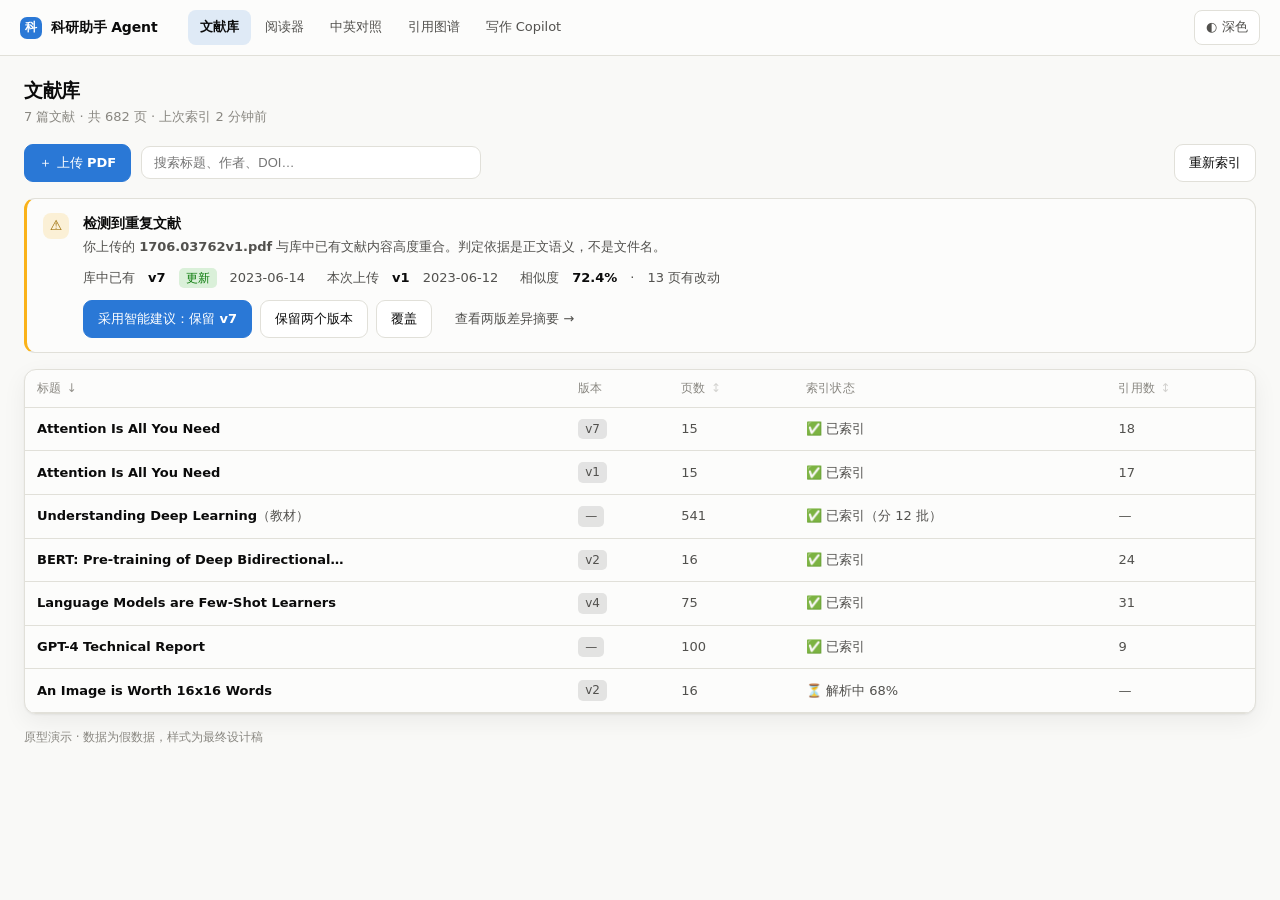
<file: prototype/mockup.html>
<!doctype html>
<html lang="zh-CN" data-theme="light">
<head>
<meta charset="utf-8">
<meta name="viewport" content="width=device-width, initial-scale=1">
<title>科研助手 Agent · 界面原型</title>
<style>
/* ============ 设计令牌 ============
   配色取自经校验的分类色板：3 槽位（蓝/橙/青）在明暗两种模式下
   全配对 CVD 与常视觉分离度均通过。浅色下 aqua 对比度 2.74 < 3:1，
   故所有节点均带直标、排名另设列表视图（relief 规则）。
*/
:root{
  color-scheme: light;
  --surface-0:#f9f9f7;
  --surface-1:#fcfcfb;
  --surface-2:#ffffff;
  --ink-1:#0b0b0b;
  --ink-2:#52514e;
  --ink-3:#898781;
  --hair:#e1e0d9;
  --axis:#c3c2b7;
  --ring:rgba(11,11,11,.10);
  --s1:#2a78d6;
  --s2:#eb6834;
  --s3:#1baf7a;
  --warn:#fab219;
  --crit:#d03b3b;
  --good:#0ca30c;
  --wash:rgba(42,120,214,.14);
  --shadow:0 1px 2px rgba(11,11,11,.05), 0 8px 24px rgba(11,11,11,.06);
}
[data-theme="dark"]{
  color-scheme: dark;
  --surface-0:#0d0d0d;
  --surface-1:#1a1a19;
  --surface-2:#232322;
  --ink-1:#f0efec;
  --ink-2:#c3c2b7;
  --ink-3:#898781;
  --hair:#2c2c2a;
  --axis:#383835;
  --ring:rgba(255,255,255,.10);
  --s1:#3987e5;
  --s2:#d95926;
  --s3:#199e70;
  --wash:rgba(57,135,229,.22);
  --shadow:0 1px 2px rgba(0,0,0,.4), 0 8px 24px rgba(0,0,0,.35);
}

*{box-sizing:border-box}
html,body{height:100%}
body{
  margin:0;
  background:var(--surface-0);
  color:var(--ink-1);
  font:14px/1.55 system-ui,-apple-system,"Segoe UI","Microsoft YaHei",sans-serif;
  -webkit-font-smoothing:antialiased;
  overflow-x:hidden;
}

/* ---- 字号阶梯：只允许 3 档（13 / 14 / 19），微小文字另设 11 一档 ---- */
:root{
  --fs-xs:12px;
  --fs-sm:13px;
  --fs-md:14px;
  --fs-lg:16px;
  --fs-xl:19px;
  --sp-1:4px; --sp-2:8px; --sp-3:12px; --sp-4:16px; --sp-5:24px; --sp-6:32px;
}

/* ---- 焦点可见：键盘用户必须看得见自己在哪 ---- */
:focus-visible{
  outline:2px solid var(--s1);
  outline-offset:2px;
  border-radius:6px;
}
button:focus:not(:focus-visible){outline:none}
/* hidden 属性必须压过 table-row 之类的作者样式 */
[hidden]{display:none !important}

/* 可排序表头：光标 + 静态指示符，排序方向由 aria-sort 驱动 */
th.sortable{cursor:pointer;user-select:none;white-space:nowrap}
th.sortable::after{content:"↕";margin-left:5px;opacity:.35;font-weight:400}
th.sortable[aria-sort="ascending"]::after{content:"↑";opacity:.9}
th.sortable[aria-sort="descending"]::after{content:"↓";opacity:.9}
th.sortable:hover{color:var(--ink-1)}
button{font:inherit;color:inherit;cursor:pointer}
.mono{font-variant-numeric:tabular-nums}

/* ============ 顶栏 ============ */
.appbar{
  height:56px;display:flex;align-items:center;gap:var(--sp-5);
  padding:0 20px;background:var(--surface-1);
  border-bottom:1px solid var(--hair);position:sticky;top:0;z-index:20;
}
.brand{display:flex;align-items:center;gap:9px;font-weight:650;letter-spacing:-.01em;white-space:nowrap;flex:none}
.brand .dot{width:22px;height:22px;border-radius:7px;background:var(--s1);
  display:grid;place-items:center;color:#fff;font-size:var(--fs-xs);font-weight:700}
nav{display:flex;gap:2px;margin-left:6px}
nav button{
  border:0;background:none;padding:7px var(--sp-3);border-radius:8px;
  color:var(--ink-2);font-size:var(--fs-sm);white-space:nowrap;flex:none;
}
nav button:hover{background:var(--ring)}
nav button[aria-selected="true"]{background:var(--wash);color:var(--ink-1);font-weight:600}
.spacer{flex:1}
.iconbtn{
  border:1px solid var(--hair);background:var(--surface-2);border-radius:8px;
  padding:6px 11px;font-size:var(--fs-sm);color:var(--ink-2);
  display:inline-flex;align-items:center;gap:5px;white-space:nowrap;flex:none;
}
.iconbtn:hover{border-color:var(--axis)}

/* ============ 视图 ============ */
.view{display:none;padding:20px 24px 32px}
.view.active{display:block}
.view.fill{height:calc(100vh - 56px);display:none;padding:16px 20px}
.view.fill.active{display:block}

h1{font-size:var(--fs-xl);margin:0 0 2px;letter-spacing:-.015em}
.sub{color:var(--ink-3);font-size:var(--fs-sm);margin:0 0 16px}

.card{
  background:var(--surface-1);border:1px solid var(--hair);
  border-radius:12px;box-shadow:var(--shadow);
}
.pad{padding:16px}

/* ============ 文献库 ============ */
.toolbar{display:flex;gap:10px;align-items:center;margin-bottom:16px}
.btn{
  border:1px solid var(--hair);background:var(--surface-2);border-radius:9px;
  padding:var(--sp-2) 14px;font-size:var(--fs-sm);display:inline-flex;gap:7px;align-items:center;
  /* 按钮永远不换行、不被 flex 压窄 —— 否则中文按钮会把最后半个字挤到边框上 */
  white-space:nowrap;flex:none;
}
.btn:hover{border-color:var(--axis)}
.btn.primary{background:var(--s1);border-color:var(--s1);color:#fff;font-weight:560}
.btn.primary:hover{filter:brightness(1.06)}
.btn.ghost{background:none;border-color:transparent;color:var(--ink-2)}
.search{
  flex:1;max-width:340px;border:1px solid var(--hair);background:var(--surface-2);
  border-radius:9px;padding:var(--sp-2) var(--sp-3);font-size:var(--fs-sm);color:var(--ink-1);
}

.alert{
  border:1px solid var(--hair);border-left:3px solid var(--warn);
  border-radius:11px;background:var(--surface-1);padding:14px var(--sp-4);margin-bottom:var(--sp-4);
  display:flex;gap:14px;align-items:flex-start;
}
.alert .ic{
  width:26px;height:26px;border-radius:8px;flex:none;display:grid;place-items:center;
  background:rgba(250,178,25,.16);color:#9a6b00;font-size:var(--fs-md);
}
[data-theme="dark"] .alert .ic{color:var(--warn)}
.alert h3{margin:0 0 3px;font-size:var(--fs-md);font-weight:640}
.alert p{margin:0;color:var(--ink-2);font-size:var(--fs-sm)}
.alert .cmp{
  display:flex;gap:22px;margin:10px 0 var(--sp-3);font-size:var(--fs-sm);color:var(--ink-2);
}
.alert .cmp b{color:var(--ink-1);font-weight:600}
.chip{
  display:inline-block;padding:1px 7px;border-radius:5px;font-size:var(--fs-xs);
  background:var(--ring);color:var(--ink-2);font-variant-numeric:tabular-nums;
}
.chip.newer{background:rgba(12,163,12,.14);color:#0a7a0a}
[data-theme="dark"] .chip.newer{color:var(--good)}

table{width:100%;border-collapse:collapse;font-size:var(--fs-sm)}
th{
  text-align:left;font-weight:560;color:var(--ink-3);font-size:var(--fs-xs);
  letter-spacing:.02em;padding:9px var(--sp-3);border-bottom:1px solid var(--hair);
}
td{padding:11px var(--sp-3);border-bottom:1px solid var(--hair);color:var(--ink-2)}
tr:last-child td{border-bottom:0}
td b{color:var(--ink-1);font-weight:560}
tbody tr:hover{background:var(--ring)}

/* ============ 阅读器 ============ */
.reader{height:100%;display:grid;grid-template-columns:216px minmax(0,1fr) 384px;gap:14px}

.outline{padding:14px 10px;overflow:auto}
.outline .h{font-size:var(--fs-xs);color:var(--ink-3);letter-spacing:.04em;padding:0 8px 8px}
.outline a{
  display:block;padding:5px var(--sp-2);border-radius:7px;color:var(--ink-2);
  text-decoration:none;font-size:var(--fs-sm);line-height:1.35;
  /* 长章节名一律单行省略，目录栏不因某个标题换行而参差 */
  white-space:nowrap;overflow:hidden;text-overflow:ellipsis;
}
.outline a:hover{background:var(--ring);color:var(--ink-1)}
.outline a.on{background:var(--wash);color:var(--ink-1);font-weight:560}
.outline a.l2{padding-left:18px;font-size:var(--fs-xs)}

.page-wrap{overflow:auto;display:flex;justify-content:center;padding:14px}
.page{
  background:var(--surface-2);border:1px solid var(--hair);border-radius:6px;
  box-shadow:var(--shadow);width:100%;max-width:560px;padding:34px 30px;
  font-size:var(--fs-xs);line-height:1.62;color:#3a3a38;font-family:Georgia,"Times New Roman",serif;
}
[data-theme="dark"] .page{color:#d8d6cd}
.page .cols{column-count:2;column-gap:22px;text-align:justify;hyphens:auto}
.page h4{
  column-span:all;font-size:var(--fs-sm);margin:0 0 10px;letter-spacing:-.01em;
  font-family:system-ui,sans-serif;
}
.page em{font-style:italic}
mark{
  background:var(--wash);color:inherit;padding:1px 2px;border-radius:3px;
  outline:1px solid rgba(42,120,214,.35);
}
[data-theme="dark"] mark{outline-color:rgba(57,135,229,.5)}
.pgmark{
  float:right;font-size:var(--fs-xs);color:var(--ink-3);font-family:system-ui;
  border:1px solid var(--hair);border-radius:5px;padding:0 6px;
}

.ai{display:flex;flex-direction:column;overflow:hidden}
.ai .head{
  padding:13px 15px;border-bottom:1px solid var(--hair);display:flex;
  align-items:center;gap:var(--sp-2);font-weight:600;font-size:var(--fs-sm);
}
.ai .body{flex:1;overflow:auto;padding:14px;display:flex;flex-direction:column;gap:12px}
.q{align-self:flex-end;background:var(--wash);border-radius:11px 11px 3px 11px;
  padding:9px var(--sp-3);font-size:var(--fs-sm);max-width:88%}
.a{font-size:var(--fs-sm);line-height:1.6}
.a .think{
  font-size:var(--fs-xs);color:var(--ink-3);border-left:2px solid var(--hair);
  padding-left:9px;margin-bottom:var(--sp-2);font-variant-numeric:tabular-nums;
}
.cite{
  margin-top:10px;border:1px solid var(--hair);border-radius:10px;
  background:var(--surface-2);padding:10px var(--sp-3);
}
.cite .top{display:flex;align-items:center;gap:var(--sp-2);margin-bottom:6px}
.cite .pg{
  font-size:var(--fs-xs);font-weight:620;color:var(--s1);
  border:1px solid var(--s1);border-radius:5px;padding:0 6px;
}
.cite .sec{font-size:var(--fs-xs);color:var(--ink-3)}
.cite .quote{display:block;font-size:var(--fs-xs);color:var(--ink-2);line-height:1.5;
  font-family:Georgia,serif;font-style:italic}
.cite .go{
  margin-top:var(--sp-2);border:0;background:none;color:var(--s1);font-size:var(--fs-xs);
  padding:0;font-weight:560;
}
.cite .go:hover{text-decoration:underline}
.ai .foot{border-top:1px solid var(--hair);padding:11px}
.composer{
  display:flex;gap:var(--sp-2);align-items:center;border:1px solid var(--hair);
  border-radius:10px;padding:7px 9px;background:var(--surface-2);
}
.composer input{flex:1;border:0;background:none;outline:none;font:inherit;font-size:var(--fs-sm);color:var(--ink-1)}
.composer .send{width:26px;height:26px;border-radius:7px;border:0;background:var(--s1);color:#fff;
  display:grid;place-items:center;font-size:var(--fs-sm)}

/* ============ 中英对照 ============ */
.compare{height:100%;display:grid;grid-template-rows:auto 1fr;gap:12px}
.compare .bar{display:flex;align-items:center;gap:12px}
.split{display:grid;grid-template-columns:1fr 1fr;gap:var(--sp-3);overflow:hidden}
.pane{overflow:auto;padding:22px var(--sp-5);font-size:var(--fs-sm);line-height:1.75}
.pane.en{font-family:Georgia,serif;color:#3a3a38}
[data-theme="dark"] .pane.en{color:#d8d6cd}
.pane h5{font-size:var(--fs-xs);color:var(--ink-3);letter-spacing:.05em;margin:0 0 var(--sp-3);font-family:system-ui}
.pane p{margin:0 0 11px}
.pane .keep{color:var(--ink-3);font-size:var(--fs-xs)}
.syncbar{
  display:flex;align-items:center;gap:10px;font-size:var(--fs-xs);color:var(--ink-3);
  padding:var(--sp-2) var(--sp-3);border-top:1px solid var(--hair);
}
.track{flex:1;height:3px;background:var(--hair);border-radius:2px;position:relative}
.track i{position:absolute;left:38%;width:22%;height:100%;background:var(--s1);border-radius:2px}

/* ============ 图谱 ============ */
.graphwrap{display:grid;grid-template-columns:minmax(0,1fr) 340px;gap:14px;height:100%}
.gstage{padding:var(--sp-2);display:flex;flex-direction:column}
.gstage .h{display:flex;flex-wrap:wrap;align-items:center;gap:6px 14px;padding:var(--sp-2) var(--sp-3) 0;font-size:var(--fs-xs);color:var(--ink-3)}
.gstage .h > span:first-child{white-space:nowrap}
/* 图例：条目永不断词，装不下就整条换行 */
.legend{display:flex;flex-wrap:wrap;gap:6px 14px;align-items:center}
.legend span{display:inline-flex;align-items:center;gap:6px;font-size:var(--fs-xs);color:var(--ink-2);white-space:nowrap}
.legend i{width:10px;height:10px;border-radius:50%;display:inline-block}
svg{width:100%;height:auto;display:block}
.edge{stroke:var(--axis);stroke-width:1;opacity:.5}
.node{stroke:var(--surface-1);stroke-width:2}
.nlabel{font-size:var(--fs-xs);fill:var(--ink-2);font-family:system-ui}
.nlabel.strong{fill:var(--ink-1);font-weight:600}

.side{display:flex;flex-direction:column;gap:14px;overflow:auto}
.rank{padding:14px}
.rank h4{margin:0 0 3px;font-size:var(--fs-sm)}
.rank .note{font-size:var(--fs-xs);color:var(--ink-3);margin:0 0 12px}
.bars{display:flex;flex-direction:column;gap:11px}
.bar-row{display:grid;grid-template-columns:1fr auto;grid-template-areas:"nm val" "bar bar";gap:3px 10px}
.bar-row .nm{grid-area:nm;font-size:var(--fs-xs);color:var(--ink-2);overflow:hidden;text-overflow:ellipsis;white-space:nowrap}
.bar-row .nm b{color:var(--ink-1);font-weight:560}
.bartrack{grid-area:bar;height:9px;background:var(--hair);border-radius:4.5px;overflow:hidden}
.barfill{height:100%;background:var(--s1);border-radius:0 4px 4px 0}
.bar-val{grid-area:val;font-size:var(--fs-xs);color:var(--ink-2);font-variant-numeric:tabular-nums;text-align:right}

/* ============ Copilot ============ */
.copilot{display:grid;grid-template-columns:1fr 1fr;gap:14px;height:100%}
.copilot .col{overflow:auto;padding:16px}
.docline{height:9px;border-radius:4px;background:var(--hair);margin:7px 0}
.docline.w80{width:80%}.docline.w60{width:60%}.docline.w90{width:90%}.docline.w45{width:45%}
.docline.t{height:13px;background:var(--axis)}
/* 进行中指示：唯一的动画，且尊重 prefers-reduced-motion */
.dot-load{width:7px;height:7px;border-radius:50%;background:var(--s1);animation:pulse 1.1s ease-in-out infinite;flex:none}
@keyframes pulse{0%,100%{opacity:.25}50%{opacity:1}}
@media (prefers-reduced-motion:reduce){
  .dot-load{animation:none;opacity:.8}
  *{transition:none !important}
}
.figure{border:1px solid var(--hair);border-radius:9px;padding:14px;background:var(--surface-2)}
.caption{font-size:var(--fs-xs);color:var(--ink-3);margin-top:10px;line-height:1.5}

.footer-note{font-size:var(--fs-xs);color:var(--ink-3);margin-top:14px}

/* 表格横向滚动容器：窄屏下不挤压列宽 */
.table-wrap{overflow-x:auto}
.table-wrap table{min-width:640px}

/* ============ 响应式：320 → 767 → 1023 → 1180+ ============ */
@media (max-width:1180px){
  .reader{grid-template-columns:188px minmax(0,1fr) 328px}
  .graphwrap{grid-template-columns:minmax(0,1fr) 296px}
}
@media (max-width:1023px){
  .view.fill{height:auto;min-height:calc(100vh - 56px)}
  .reader{grid-template-columns:minmax(0,1fr)}
  .outline{display:none}
  .ai{min-height:420px}
  .graphwrap{grid-template-columns:minmax(0,1fr)}
  .side{max-height:none}
  .copilot{grid-template-columns:minmax(0,1fr)}
  .split{grid-template-columns:minmax(0,1fr)}
  .pane{max-height:52vh}
}
@media (max-width:767px){
  .appbar{padding:0 10px;gap:8px}
  /* 窄屏：品牌只留 logo，导航横向滚动而不是折行 */
  .brand .name{display:none}
  nav{
    gap:0;margin-left:0;flex:1 1 auto;min-width:0;
    overflow-x:auto;scrollbar-width:none;-ms-overflow-style:none;
  }
  nav::-webkit-scrollbar{display:none}
  nav button{padding:6px 9px;font-size:var(--fs-xs)}
  .iconbtn{padding:6px 8px}
  .iconbtn .lbl{display:none}
  .view{padding:16px 12px 24px}
  .view.fill{padding:12px}
  .toolbar{flex-wrap:wrap}
  .search{flex:1 1 100%;max-width:none;order:3}
  .alert{flex-direction:column}
  .alert .cmp{flex-direction:column;gap:6px}
  h1{font-size:var(--fs-lg)}
  .page{padding:22px 16px}
  .page .cols{column-count:1}
}
</style>
</head>
<body>

<header class="appbar">
  <div class="brand"><span class="dot" aria-hidden="true">科</span><span class="name">科研助手 Agent</span></div>
  <nav id="nav" role="tablist" aria-label="功能视图">
    <button data-v="library" role="tab" aria-controls="view-library" aria-selected="true">文献库</button>
    <button data-v="reader" role="tab" aria-controls="view-reader" aria-selected="false">阅读器</button>
    <button data-v="compare" role="tab" aria-controls="view-compare" aria-selected="false">中英对照</button>
    <button data-v="graph" role="tab" aria-controls="view-graph" aria-selected="false">引用图谱</button>
    <button data-v="copilot" role="tab" aria-controls="view-copilot" aria-selected="false">写作 Copilot</button>
  </nav>
  <div class="spacer"></div>
  <button class="iconbtn" id="theme" aria-pressed="false" aria-label="切换到深色主题">
    <span class="ic" aria-hidden="true">◐</span><span class="lbl">深色</span>
  </button>
</header>

<!-- ==================== 文献库 ==================== -->
<section class="view active" id="view-library" role="tabpanel" aria-label="文献库">
  <h1>文献库</h1>
  <p class="sub">7 篇文献 · 共 682 页 · 上次索引 2 分钟前</p>

  <div class="toolbar">
    <button class="btn primary">＋ 上传 PDF</button>
    <input class="search" type="search" aria-label="搜索文献标题、作者或 DOI" placeholder="搜索标题、作者、DOI…">
    <div class="spacer"></div>
    <button class="btn">重新索引</button>
  </div>

  <div class="alert">
    <div class="ic">⚠</div>
    <div>
      <h3>检测到重复文献</h3>
      <p>你上传的 <b>1706.03762v1.pdf</b> 与库中已有文献内容高度重合。判定依据是正文语义，不是文件名。</p>
      <div class="cmp">
        <div>库中已有　<b>v7</b>　<span class="chip newer">更新</span>　2023-06-14</div>
        <div>本次上传　<b>v1</b>　2023-06-12</div>
        <div>相似度　<b class="mono">72.4%</b>　·　13 页有改动</div>
      </div>
      <div style="display:flex;gap:var(--sp-2)">
        <button class="btn primary">采用智能建议：保留 v7</button>
        <button class="btn">保留两个版本</button>
        <button class="btn">覆盖</button>
        <button class="btn ghost">查看两版差异摘要 →</button>
      </div>
    </div>
  </div>

  <div class="card table-wrap">
    <table>
      <thead>
        <tr>
          <th class="sortable" style="width:44%" aria-sort="descending">标题</th>
          <th>版本</th>
          <th class="sortable" aria-sort="none">页数</th>
          <th>索引状态</th>
          <th class="sortable" aria-sort="none">引用数</th>
        </tr>
      </thead>
      <tbody id="rows">
        <tr><td><b>Attention Is All You Need</b></td><td><span class="chip">v7</span></td><td class="mono">15</td><td>✅ 已索引</td><td class="mono">18</td></tr>
        <tr><td><b>Attention Is All You Need</b></td><td><span class="chip">v1</span></td><td class="mono">15</td><td>✅ 已索引</td><td class="mono">17</td></tr>
        <tr><td><b>Understanding Deep Learning</b>（教材）</td><td><span class="chip">—</span></td><td class="mono">541</td><td>✅ 已索引（分 12 批）</td><td class="mono">—</td></tr>
        <tr><td><b>BERT: Pre-training of Deep Bidirectional…</b></td><td><span class="chip">v2</span></td><td class="mono">16</td><td>✅ 已索引</td><td class="mono">24</td></tr>
        <tr><td><b>Language Models are Few-Shot Learners</b></td><td><span class="chip">v4</span></td><td class="mono">75</td><td>✅ 已索引</td><td class="mono">31</td></tr>
        <tr><td><b>GPT-4 Technical Report</b></td><td><span class="chip">—</span></td><td class="mono">100</td><td>✅ 已索引</td><td class="mono">9</td></tr>
        <tr><td><b>An Image is Worth 16x16 Words</b></td><td><span class="chip">v2</span></td><td class="mono">16</td><td>⏳ 解析中 68%</td><td class="mono">—</td></tr>
        <tr id="empty-row" hidden>
          <td colspan="5" style="text-align:center;padding:38px var(--sp-3)">
            <div style="font-size:var(--fs-sm);color:var(--ink-1);font-weight:560;margin-bottom:var(--sp-1)">没有匹配的文献</div>
            <div style="font-size:var(--fs-xs);color:var(--ink-3);margin-bottom:var(--sp-3)">换个关键词，或直接上传一篇新的 PDF</div>
            <button class="btn primary">＋ 上传 PDF</button>
          </td>
        </tr>
      </tbody>
    </table>
  </div>
  <p class="footer-note">原型演示 · 数据为假数据，样式为最终设计稿</p>
</section>

<!-- ==================== 阅读器 ==================== -->
<section class="view fill" id="view-reader" role="tabpanel" aria-label="阅读器">
  <div class="reader">
    <aside class="card outline">
      <div class="h">目录</div>
      <a href="#">1　Introduction</a>
      <a href="#">2　Background</a>
      <a href="#" class="l2">2.1　Prior Work</a>
      <a href="#">3　Model Architecture</a>
      <a href="#" class="l2">3.1　Encoder and Decoder Stacks</a>
      <a href="#" class="l2 on">3.2　Attention</a>
      <a href="#" class="l2">3.3　Position-wise FFN</a>
      <a href="#" class="l2">3.4　Embeddings</a>
      <a href="#" class="l2">3.5　Positional Encoding</a>
      <a href="#">4　Why Self-Attention</a>
      <a href="#">5　Training</a>
      <a href="#" class="l2">5.1　Training Data</a>
      <a href="#" class="l2">5.2　Hardware and Schedule</a>
      <a href="#">6　Results</a>
      <a href="#">7　Conclusion</a>
      <a href="#">References</a>
    </aside>

    <div class="card page-wrap">
      <div class="page">
        <span class="pgmark">p.3 / 15</span>
        <h4>3.2.1　Scaled Dot-Product Attention</h4>
        <div class="cols">
          <p>We call our particular attention "Scaled Dot-Product Attention" (Figure 2). The input
          consists of queries and keys of dimension <em>d<sub>k</sub></em>, and values of dimension
          <em>d<sub>v</sub></em>. We compute the dot products of the query with all keys, divide each
          by √<em>d<sub>k</sub></em>, and apply a softmax function to obtain the weights on the values.</p>

          <p>In practice, we compute the attention function on a set of queries simultaneously,
          packed together into a matrix <em>Q</em>. The keys and values are also packed together into
          matrices <em>K</em> and <em>V</em>. We compute the matrix of outputs as:</p>

          <p style="text-align:center"><em>Attention(Q, K, V) = softmax(QK<sup>T</sup> / √d<sub>k</sub>) V</em>　(1)</p>

          <p>The two most commonly used attention functions are additive attention, and dot-product
          (multiplicative) attention. Dot-product attention is identical to our algorithm, except for
          the scaling factor of 1/√<em>d<sub>k</sub></em>. Additive attention computes the compatibility
          function using a feed-forward network with a single hidden layer.</p>

          <p>While for small values of <em>d<sub>k</sub></em> the two mechanisms perform similarly,
          additive attention outperforms dot product attention without scaling for larger values of
          <em>d<sub>k</sub></em>. <mark>We suspect that for large values of d<sub>k</sub>, the dot products
          grow large in magnitude, pushing the softmax function into regions where it has extremely
          small gradients.</mark> To counteract this effect, we scale the dot products by 1/√<em>d<sub>k</sub></em>.</p>

          <p>We use the Adam optimizer with β<sub>1</sub> = 0.9, β<sub>2</sub> = 0.98 and ε = 10<sup>−9</sup>.
          We varied the learning rate over the course of training, according to the formula…</p>
        </div>
      </div>
    </div>

    <aside class="card ai">
      <div class="head">✦ 论文问答 <span class="chip">已溯源</span></div>
      <div class="body">
        <div class="q">为什么点积注意力要除以 √dk？</div>
        <div class="a">
          <div class="think">检索 3 个片段 · 重排 · 生成 1.2s</div>
          当 <em>d<sub>k</sub></em> 较大时，点积的数值会变得很大，把 softmax 推进梯度极小的区域，
          导致训练困难。除以 √<em>d<sub>k</sub></em> 正是为了抵消这一效应。
          <div class="cite">
            <div class="top">
              <span class="pg">p.3</span>
              <span class="sec">§3.2.1 Scaled Dot-Product Attention</span>
            </div>
            <div class="quote">"We suspect that for large values of dk, the dot products grow large in magnitude,
              pushing the softmax function into regions where it has extremely small gradients."</div>
            <button class="go">跳转到原文 →</button>
          </div>
        </div>
      </div>
      <div class="foot">
        <div class="composer">
          <input aria-label="向这篇论文提问" placeholder="问这篇论文的任何细节…">
          <button class="send" aria-label="发送问题">↑</button>
        </div>
      </div>
    </aside>
  </div>
</section>

<!-- ==================== 中英对照 ==================== -->
<section class="view fill" id="view-compare" role="tabpanel" aria-label="中英对照">
  <div class="compare">
    <div class="bar">
      <button class="iconbtn">⟳ 关闭对照</button>
      <span class="sub" style="margin:0">同步滚动已开启 · 公式与代码保留英文</span>
      <div class="spacer"></div>
      <button class="iconbtn">导出 Markdown</button>
    </div>
    <div class="split">
      <div class="card pane en">
        <h5>ENGLISH · 原文</h5>
        <p><b>3.2.1 Scaled Dot-Product Attention</b></p>
        <p>We call our particular attention "Scaled Dot-Product Attention" (Figure 2). The input
        consists of queries and keys of dimension <em>dk</em>, and values of dimension <em>dv</em>.
        We compute the dot products of the query with all keys, divide each by √<em>dk</em>, and
        apply a softmax function to obtain the weights on the values.</p>
        <p>In practice, we compute the attention function on a set of queries simultaneously, packed
        together into a matrix <em>Q</em>. The keys and values are also packed together into matrices
        <em>K</em> and <em>V</em>.</p>
        <p><em>Attention(Q, K, V) = softmax(QK<sup>T</sup> / √dk) V</em></p>
        <p>The two most commonly used attention functions are additive attention, and dot-product
        (multiplicative) attention.</p>
      </div>
      <div class="card pane">
        <h5>中文 · 译文</h5>
        <p><b>3.2.1 缩放点积注意力</b></p>
        <p>我们将自己使用的这种注意力称为"缩放点积注意力"（图 2）。其输入由维度为 <em>dk</em> 的
        查询与键，以及维度为 <em>dv</em> 的值构成。我们计算查询与所有键的点积，将每个点积除以
        √<em>dk</em>，再对结果施加 softmax 函数，从而得到各值对应的权重。</p>
        <p>在实践中，我们同时对一组查询计算注意力，并把它们打包成矩阵 <em>Q</em>；键与值同样
        分别打包成矩阵 <em>K</em> 与 <em>V</em>。</p>
        <p><em>Attention(Q, K, V) = softmax(QK<sup>T</sup> / √dk) V</em>
        <span class="keep">（公式保留原式）</span></p>
        <p>最常用的两类注意力函数是加性注意力与点积（乘性）注意力。</p>
      </div>
    </div>
    <div class="card syncbar" style="border-radius:0 0 var(--sp-3) var(--sp-3)">
      <span>同步</span><div class="track"><i></i></div><span class="mono">38%</span>
    </div>
  </div>
</section>

<!-- ==================== 引用图谱 ==================== -->
<section class="view fill" id="view-graph" role="tabpanel" aria-label="引用图谱">
  <div class="graphwrap">
    <div class="card gstage">
      <div class="h">
        <span>20 篇文献 · 37 条引用关系</span>
        <div class="spacer"></div>
        <div class="legend">
          <span><i style="background:var(--s1)"></i>基石论文</span>
          <span><i style="background:var(--s3)"></i>常规文献</span>
          <span><i style="background:var(--s2)"></i>边缘衍生</span>
        </div>
      </div>
      <svg viewBox="0 0 660 440" role="img" aria-label="引用关系网络图">
        <g class="edge">
          <line x1="300" y1="215" x2="420" y2="120"/>
          <line x1="300" y1="215" x2="150" y2="330"/>
          <line x1="300" y1="215" x2="130" y2="170"/>
          <line x1="300" y1="215" x2="430" y2="300"/>
          <line x1="300" y1="215" x2="530" y2="210"/>
          <line x1="300" y1="215" x2="250" y2="400"/>
          <line x1="420" y1="120" x2="470" y2="60"/>
          <line x1="420" y1="120" x2="560" y2="110"/>
          <line x1="420" y1="120" x2="545" y2="300"/>
          <line x1="150" y1="330" x2="95" y2="255"/>
          <line x1="130" y1="170" x2="95" y2="255"/>
          <line x1="430" y1="300" x2="250" y2="400"/>
          <line x1="530" y1="210" x2="545" y2="300"/>
          <line x1="150" y1="330" x2="300" y2="215"/>
          <line x1="560" y1="110" x2="470" y2="60"/>
        </g>

        <circle class="node" cx="300" cy="215" r="30" fill="var(--s1)"/>
        <text class="nlabel strong" x="300" y="261" text-anchor="middle">Attention Is All You Need</text>

        <circle class="node" cx="420" cy="120" r="22" fill="var(--s1)"/>
        <text class="nlabel" x="420" y="154" text-anchor="middle">BERT</text>

        <circle class="node" cx="150" cy="330" r="22" fill="var(--s1)"/>
        <text class="nlabel" x="150" y="364" text-anchor="middle">GPT-3</text>

        <circle class="node" cx="130" cy="170" r="15" fill="var(--s3)"/>
        <text class="nlabel" x="130" y="196" text-anchor="middle">GPT-1</text>

        <circle class="node" cx="95" cy="255" r="15" fill="var(--s3)"/>
        <text class="nlabel" x="95" y="281" text-anchor="middle">GPT-2</text>

        <circle class="node" cx="430" cy="300" r="16" fill="var(--s3)"/>
        <text class="nlabel" x="430" y="327" text-anchor="middle">ViT</text>

        <circle class="node" cx="530" cy="210" r="14" fill="var(--s3)"/>
        <text class="nlabel" x="530" y="235" text-anchor="middle">T5</text>

        <circle class="node" cx="470" cy="60" r="13" fill="var(--s2)"/>
        <text class="nlabel" x="470" y="38" text-anchor="middle">RoBERTa</text>

        <circle class="node" cx="560" cy="110" r="12" fill="var(--s2)"/>
        <text class="nlabel" x="560" y="134" text-anchor="middle">ELECTRA</text>

        <circle class="node" cx="545" cy="300" r="12" fill="var(--s2)"/>
        <text class="nlabel" x="545" y="324" text-anchor="middle">ALBERT</text>

        <circle class="node" cx="250" cy="400" r="12" fill="var(--s2)"/>
        <text class="nlabel" x="250" y="424" text-anchor="middle">Swin</text>
      </svg>
    </div>

    <div class="side">
      <div class="card rank">
        <h4>基石论文 Top 5</h4>
        <p class="note">PageRank · 按被引权重排序</p>
        <div class="bars">
          <div class="bar-row">
            <div class="nm"><b>Attention Is All You Need</b></div>
            <div class="bartrack"><div class="barfill" style="width:94%"></div></div>
            <div class="bar-val">0.94</div>
          </div>
          <div class="bar-row">
            <div class="nm"><b>BERT</b></div>
            <div class="bartrack"><div class="barfill" style="width:81%"></div></div>
            <div class="bar-val">0.81</div>
          </div>
          <div class="bar-row">
            <div class="nm"><b>GPT-3</b></div>
            <div class="bartrack"><div class="barfill" style="width:52%"></div></div>
            <div class="bar-val">0.52</div>
          </div>
          <div class="bar-row">
            <div class="nm">GPT-2</div>
            <div class="bartrack"><div class="barfill" style="width:31%"></div></div>
            <div class="bar-val">0.31</div>
          </div>
          <div class="bar-row">
            <div class="nm">ViT</div>
            <div class="bartrack"><div class="barfill" style="width:24%"></div></div>
            <div class="bar-val">0.24</div>
          </div>
        </div>
      </div>

      <div class="card pad">
        <h4 style="margin:0 0 var(--sp-1);font-size:var(--fs-sm)">📝 领域综述</h4>
        <p class="note" style="margin:0 0 10px">基于 20 篇文献的引用结构自动生成</p>
        <p style="font-size:var(--fs-sm);line-height:1.65;color:var(--ink-1);margin:0 0 var(--sp-2)">
          引用结构以 <b>Attention Is All You Need</b> 为枢纽（PageRank 0.94），
          下游分化出两条主线：编码器路线的 BERT 系与自回归生成路线的 GPT 系。
        </p>
        <p style="font-size:var(--fs-sm);line-height:1.65;color:var(--ink-2);margin:0">
          跨主线的连接只有 ViT 与 T5，是当前图谱里最薄的一处。
        </p>
        <button class="btn primary" style="margin-top:var(--sp-3);width:100%;justify-content:center">生成完整综述</button>
      </div>

      <div class="card pad">
        <h4 style="margin:0 0 var(--sp-1);font-size:var(--fs-sm)">🔭 未来方向</h4>
        <p class="note" style="margin:0 0 var(--sp-2)">已排除被后续论文解决的旧 idea</p>
        <p style="font-size:var(--fs-xs);color:var(--ink-2);margin:0">
          3 条仍具探索价值 · 5 条已被解决
        </p>
      </div>
    </div>
  </div>
</section>

<!-- ==================== Copilot ==================== -->
<section class="view fill" id="view-copilot" role="tabpanel" aria-label="写作 Copilot">
  <div class="copilot">
    <div class="card col">
      <h1 style="font-size:var(--fs-lg)">论文框架生成</h1>
      <p class="sub">输入一个 idea，输出无幻觉框架与真实 References</p>
      <div class="composer" style="margin-bottom:var(--sp-4)">
        <input value="用稀疏注意力降低长文档 RAG 的检索成本" style="font-size:var(--fs-sm)">
      </div>
      <div style="display:flex;gap:var(--sp-2);margin-bottom:18px">
        <button class="btn primary">生成框架</button>
        <button class="btn">引用本地文献库</button>
      </div>
      <p class="note" style="margin:0 0 10px;display:flex;align-items:center;gap:6px">
        <span class="dot-load"></span>生成中 · 每条论点落笔前先检索原文，未命中的直接留空
      </p>
      <div class="docline t" style="width:55%"></div>
      <div class="docline"></div><div class="docline w90"></div><div class="docline w60"></div>
      <div class="docline t" style="width:40%;margin-top:var(--sp-4)"></div>
      <div class="docline w80"></div><div class="docline"></div><div class="docline w45"></div>
      <div class="docline t" style="width:48%;margin-top:16px"></div>
      <div class="docline w90"></div><div class="docline w60"></div>
    </div>

    <div class="card col">
      <h1 style="font-size:var(--fs-lg)">数据可视化</h1>
      <p class="sub">上传 CSV → 生成图表 + 学术规范图注</p>
      <div class="figure">
        <svg viewBox="0 0 320 152" role="img" aria-label="各组平均检索延迟柱状图：A 42 毫秒，B 68，C 90，D 58，E 34">
          <!-- 网格：发丝级、只留 25/50/75 三条，不抢数据 -->
          <g stroke="var(--hair)" stroke-width="1">
            <line x1="28" y1="130" x2="308" y2="130"/>
            <line x1="28" y1="97.5" x2="308" y2="97.5"/>
            <line x1="28" y1="65" x2="308" y2="65"/>
            <line x1="28" y1="32.5" x2="308" y2="32.5"/>
          </g>
          <line x1="28" y1="130" x2="308" y2="130" stroke="var(--axis)" stroke-width="1"/>
          <!-- 单一序列：直接标值，不需要图例 -->
          <g fill="var(--s1)">
            <rect x="48"  y="88" width="26" height="42" rx="2"/>
            <rect x="96"  y="62" width="26" height="68" rx="2"/>
            <rect x="144" y="40" width="26" height="90" rx="2"/>
            <rect x="192" y="72" width="26" height="58" rx="2"/>
            <rect x="240" y="96" width="26" height="34" rx="2"/>
          </g>
          <g font-size="9.5" fill="var(--ink-2)" text-anchor="middle">
            <text x="61"  y="83">42</text>
            <text x="109" y="57">68</text>
            <text x="157" y="35">90</text>
            <text x="205" y="67">58</text>
            <text x="253" y="91">34</text>
          </g>
          <g font-size="10" fill="var(--ink-3)" text-anchor="middle">
            <text x="61"  y="145">A</text>
            <text x="109" y="145">B</text>
            <text x="157" y="145">C</text>
            <text x="205" y="145">D</text>
            <text x="253" y="145">E</text>
          </g>
          <text x="28" y="26" font-size="9.5" fill="var(--ink-3)">ms</text>
        </svg>
        <p class="caption"><b>Figure 1.</b> 各组平均检索延迟（ms，n=50，误差棒略）。
        C 组最高，E 组较 A 组下降 19%，表明稀疏化在长文档场景下有效降低检索成本。</p>
      </div>
      <button class="btn" style="margin-top:14px">导出 SVG + 学术图注</button>
    </div>
  </div>
</section>

<script>
(() => {
  'use strict';

  /* ---------------------------------------------------------------- 视图路由
     hash 路由：刷新、直接粘贴链接、后退都能回到同一个视图。
     这也让自动截图可以逐屏定位（#reader / #graph …）。 */
  const VIEWS = ['library', 'reader', 'compare', 'graph', 'copilot'];
  const nav = document.getElementById('nav');
  const viewEls = [...document.querySelectorAll('.view')];
  const main = document.querySelector('main');

  function activate(name, { replaceHash = true } = {}) {
    if (!VIEWS.includes(name)) name = 'library';
    nav.querySelectorAll('button').forEach(btn => {
      const on = btn.dataset.v === name;
      btn.setAttribute('aria-selected', String(on));
      btn.tabIndex = on ? 0 : -1;
    });
    viewEls.forEach(v => v.classList.toggle('active', v.id === 'view-' + name));
    if (main) main.scrollTop = 0;
    if (replaceHash) {
      const hash = name === 'library' ? '' : '#' + name;
      if (location.hash !== hash) history.replaceState(null, '', hash || location.pathname);
    }
  }

  nav.addEventListener('click', e => {
    const btn = e.target.closest('button');
    if (btn && btn.dataset.v) activate(btn.dataset.v);
  });

  // 方向键在同一组 tab 之间移动（WAI-ARIA tabs 模式）
  nav.addEventListener('keydown', e => {
    if (e.key !== 'ArrowRight' && e.key !== 'ArrowLeft') return;
    const btns = [...nav.querySelectorAll('button')];
    const i = btns.indexOf(document.activeElement);
    if (i < 0) return;
    e.preventDefault();
    const step = e.key === 'ArrowRight' ? 1 : -1;
    const next = btns[(i + step + btns.length) % btns.length];
    next.focus();
    activate(next.dataset.v);
  });

  window.addEventListener('hashchange', () => activate(location.hash.slice(1), { replaceHash: false }));
  activate(location.hash.slice(1), { replaceHash: false });

  /* ---------------------------------------------------------------- 主题
     file:// 下 localStorage 可能抛 SecurityError，统一包一层。 */
  const store = {
    get(k) { try { return localStorage.getItem(k); } catch { return null; } },
    set(k, v) { try { localStorage.setItem(k, v); } catch { /* 无痕模式忽略 */ } },
  };

  const themeBtn = document.getElementById('theme');
  const root = document.documentElement;
  const saved = store.get('theme');
  if (saved === 'dark' || saved === 'light') root.dataset.theme = saved;

  function syncThemeLabel() {
    const dark = root.dataset.theme === 'dark';
    themeBtn.querySelector('.ic').textContent = dark ? '☀' : '◐';
    themeBtn.querySelector('.lbl').textContent = dark ? '浅色' : '深色';
    themeBtn.setAttribute('aria-pressed', String(dark));
    themeBtn.setAttribute('aria-label', dark ? '切换到浅色主题' : '切换到深色主题');
  }
  syncThemeLabel();

  themeBtn.addEventListener('click', () => {
    root.dataset.theme = root.dataset.theme === 'dark' ? 'light' : 'dark';
    store.set('theme', root.dataset.theme);
    syncThemeLabel();
  });

  /* ---------------------------------------------------------------- 文献库表
     搜索过滤 + 空状态 + 点击表头排序。 */
  const rows = document.getElementById('rows');
  const emptyRow = document.getElementById('empty-row');
  const search = document.querySelector('#view-library input[type="search"]');
  if (!rows || !emptyRow || !search) return;

  const dataRows = [...rows.querySelectorAll('tr')].filter(r => r !== emptyRow);

  function applyFilter() {
    const q = search.value.trim().toLowerCase();
    let shown = 0;
    dataRows.forEach(r => {
      const hit = !q || r.textContent.toLowerCase().includes(q);
      r.hidden = !hit;
      if (hit) shown++;
    });
    emptyRow.hidden = shown > 0;
  }
  search.addEventListener('input', applyFilter);
  search.addEventListener('search', applyFilter);   // 点 input 自带的小叉

  function cellValue(row, col) {
    const raw = row.children[col].textContent.replace(/,/g, '').trim();
    const n = Number(raw);
    // 纯数字 → 数值；否则 → 文本。占位符（—）单独标记，排序时永远沉底。
    return { num: raw !== '' && Number.isFinite(n) ? n : null, text: raw.toLowerCase() };
  }

  const headers = [...rows.closest('table').querySelectorAll('th.sortable')];
  headers.forEach(th => {
    th.tabIndex = 0;
    th.setAttribute('role', 'button');

    const sort = () => {
      const col = [...th.parentElement.children].indexOf(th);
      const asc = th.getAttribute('aria-sort') !== 'ascending';
      headers.forEach(h => h.setAttribute('aria-sort', 'none'));
      th.setAttribute('aria-sort', asc ? 'ascending' : 'descending');

      const keyed = dataRows.map(row => ({ row, ...cellValue(row, col) }));
      const numeric = keyed.some(k => k.num !== null);
      const dir = asc ? 1 : -1;

      keyed.sort((a, b) => {
        // 占位符（—）不参与排序，方向翻转时也保持在最后
        if (a.num === null && b.num === null) return a.text.localeCompare(b.text, 'zh-Hans-CN') * dir;
        if (a.num === null) return 1;
        if (b.num === null) return -1;
        return (numeric ? a.num - b.num : a.text.localeCompare(b.text, 'zh-Hans-CN')) * dir;
      });
      // 插到空状态行之前，保证「没有匹配」始终在表尾
      keyed.forEach(k => rows.insertBefore(k.row, emptyRow));
    };

    th.addEventListener('click', sort);
    th.addEventListener('keydown', e => {
      if (e.key === 'Enter' || e.key === ' ') { e.preventDefault(); sort(); }
    });
  });

  applyFilter();
})();
</script>
</body>
</html>
</file>
